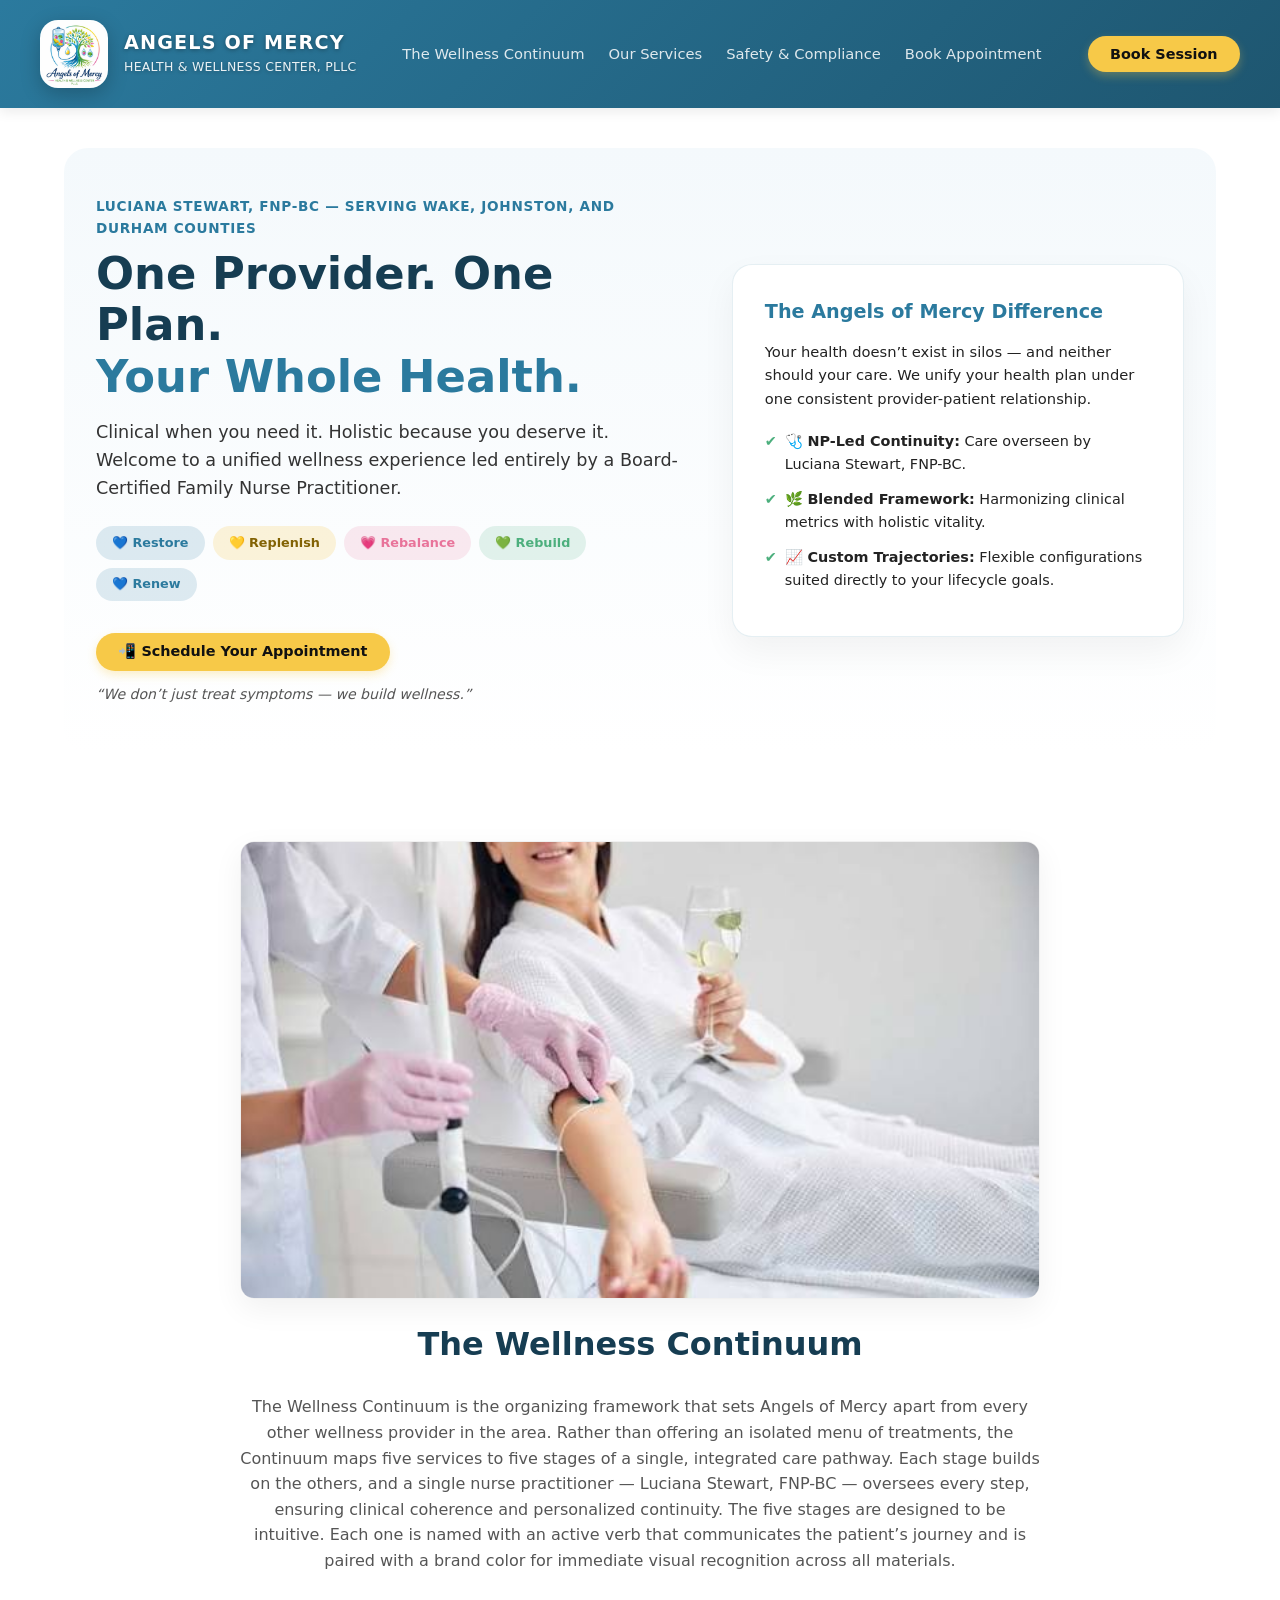
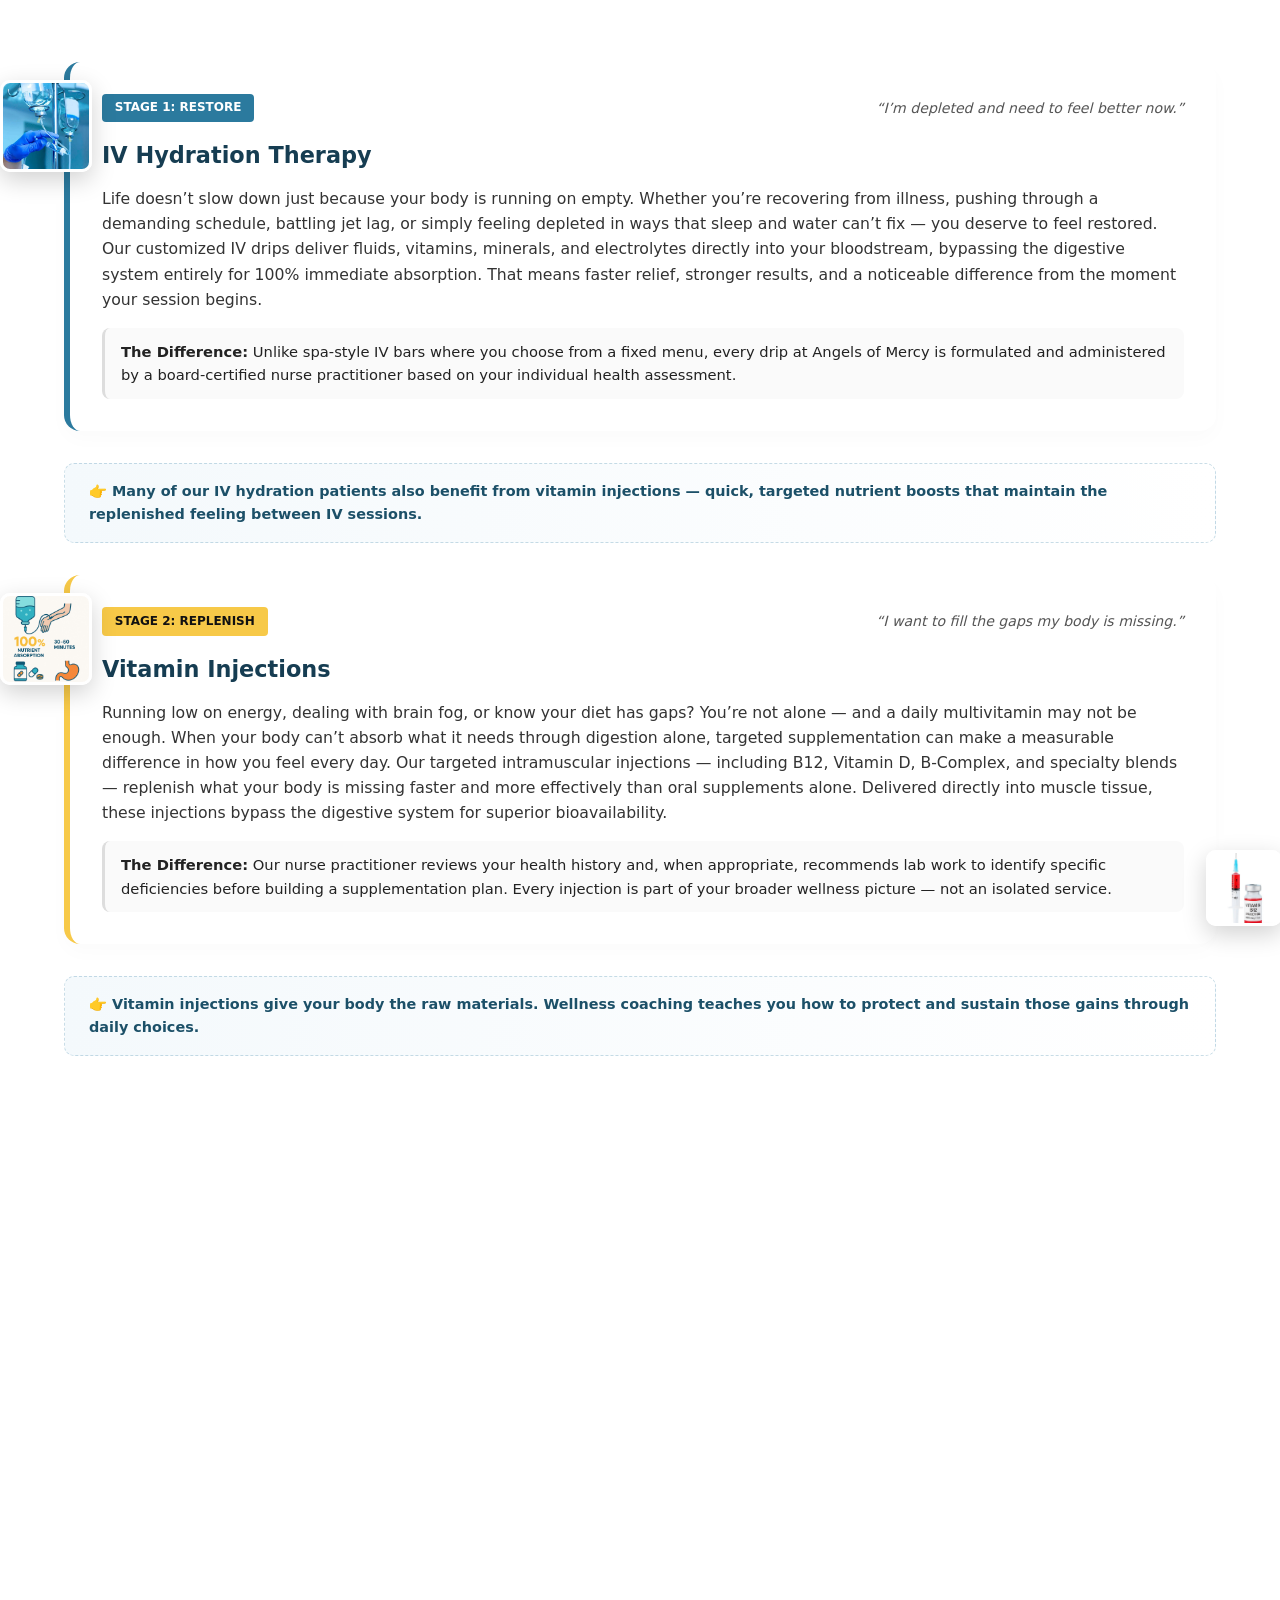
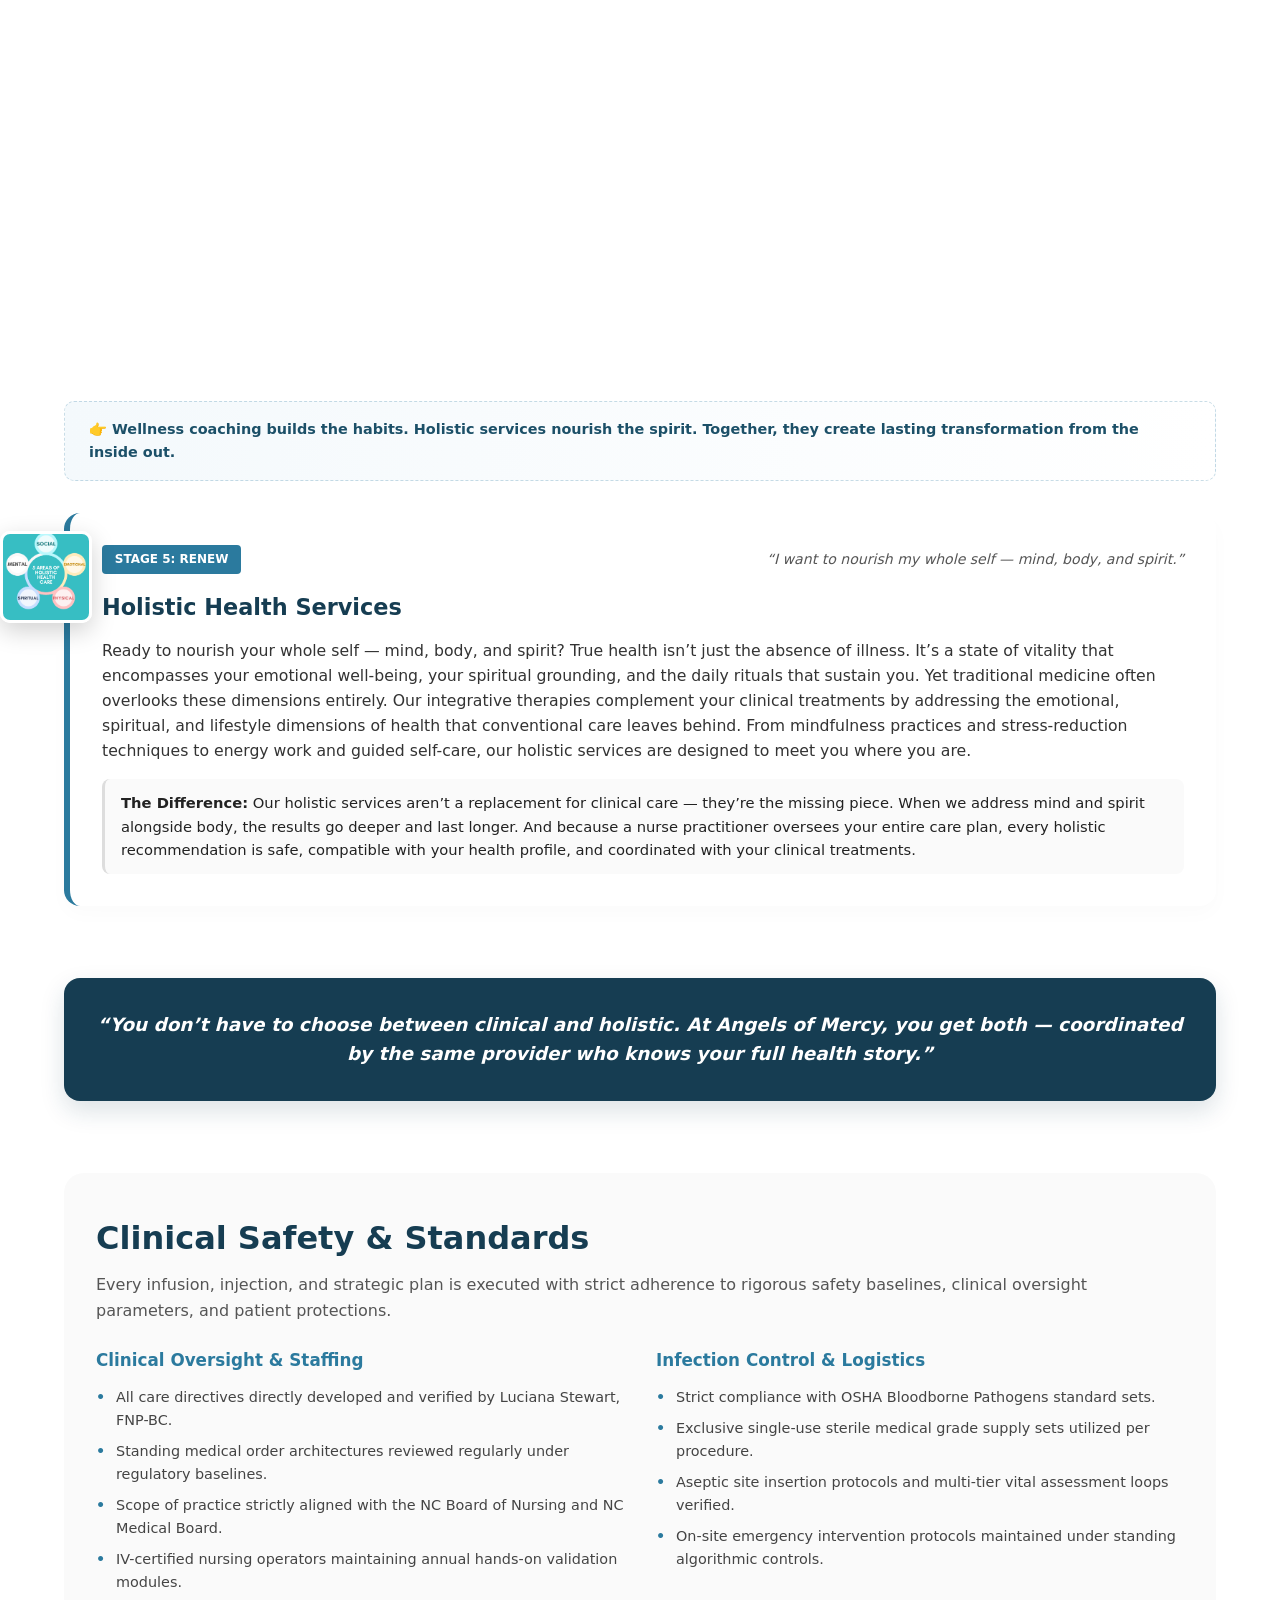
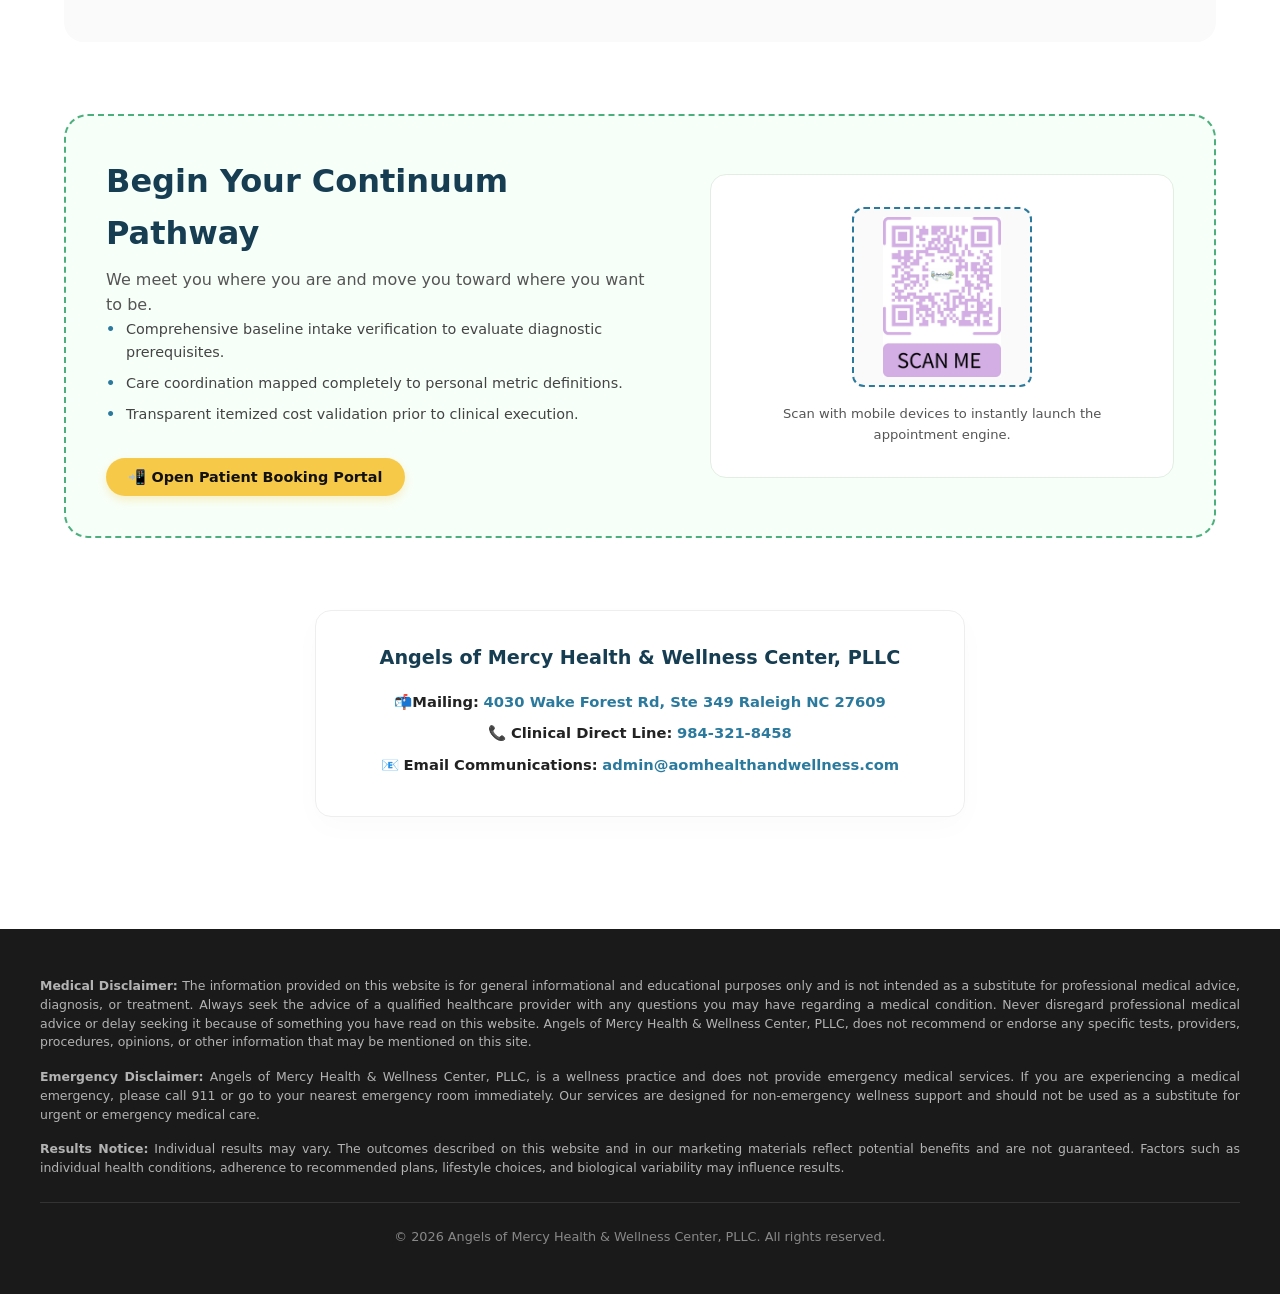
<file: index.html>
﻿<!DOCTYPE html>
<html lang="en">
<head>
  <meta charset="UTF-8" />
  <title>Angels of Mercy Health & Wellness Center | One Provider. One Plan. Your Whole Health.</title>
  <meta name="viewport" content="width=device-width, initial-scale=1" />
  <link rel="stylesheet" href="styles.css" />
</head>
<body>

<header>
  <div class="nav">
    <div class="logo">
      <img src="IMG_E0684.JPG" alt="Angels of Mercy logo" class="logo-image" />
      <div>
        Angels of Mercy<br />
        <span class="logo-sub">Health & Wellness Center, PLLC</span>
      </div>
    </div>
    <nav class="nav-links">
      <a href="#continuum">The Wellness Continuum</a>
      <a href="#services">Our Services</a>
      <a href="#safety">Safety & Compliance</a>
      <a href="#booking">Book Appointment</a>
    </nav>
    <button class="btn-primary" id="header-book-btn">
      Book Session
    </button>
  </div>
</header>

<main>
  <!-- HERO SECTION -->
  <section id="hero-block" class="hero scroll-fade-up">
    <div class="hero-content">
      <p class="hero-tagline-mini">Luciana Stewart, FNP-BC — Serving Wake, Johnston, and Durham Counties</p>
      <h1 class="hero-title">One Provider. One Plan.<br><span class="highlight-text">Your Whole Health.</span></h1>
      <p class="hero-subtitle">
        Clinical when you need it. Holistic because you deserve it. Welcome to a unified wellness experience led entirely by a Board-Certified Family Nurse Practitioner.
      </p>

      <div class="hero-badges">
        <span class="badge badge-restore scroll-fade-up stagger-1">💙 Restore</span>
        <span class="badge badge-replenish scroll-fade-up stagger-2">💛 Replenish</span>
        <span class="badge badge-rebalance scroll-fade-up stagger-3">💗 Rebalance</span>
        <span class="badge badge-rebuild scroll-fade-up stagger-4">💚 Rebuild</span>
        <span class="badge badge-renew scroll-fade-up stagger-5">💙 Renew</span>
      </div>

      <div class="hero-cta">
        <button class="btn-primary" id="hero-book-btn">
          📲 Schedule Your Appointment
        </button>
        <span class="hero-note">“We don’t just treat symptoms — we build wellness.”</span>
      </div>
    </div>

    <div class="hero-card">
      <div class="hero-card-title">The Angels of Mercy Difference</div>
      <p class="hero-card-intro">Your health doesn’t exist in silos — and neither should your care. We unify your health plan under one consistent provider-patient relationship.</p>
      <ul class="hero-card-list">
        <li>🩺 <strong>NP-Led Continuity:</strong> Care overseen by Luciana Stewart, FNP-BC.</li>
        <li>🌿 <strong>Blended Framework:</strong> Harmonizing clinical metrics with holistic vitality.</li>
        <li>📈 <strong>Custom Trajectories:</strong> Flexible configurations suited directly to your lifecycle goals.</li>
      </ul>
    </div>
  </section>

  <!-- THE WELLNESS CONTINUUM INTRO -->
  <section id="continuum" class="continuum-intro-box scroll-fade-up">
    <img src="MNAM0621.JPEG" alt="Wellness Continuum" class="continuum-image scroll-scale" />
    <h2 class="section-title">The Wellness Continuum</h2>
    <p class="section-subtitle">The Wellness Continuum is the organizing framework that sets Angels of Mercy apart from every other wellness provider in the area. Rather than offering an isolated menu of treatments, the Continuum maps five services to five stages of a single, integrated care pathway. Each stage builds on the others, and a single nurse practitioner — Luciana Stewart, FNP-BC — oversees every step, ensuring clinical coherence and personalized continuity.

The five stages are designed to be intuitive. Each one is named with an active verb that communicates the patient’s journey and is paired with a brand color for immediate visual recognition across all materials.</p>
  </section>

  <!-- SERVICES STAGES SECTION (RESTORE -> REPLENISH -> REBALANCE -> REBUILD -> RENEW) -->
  <section id="services" class="services-wrapper">
    
    <!-- STAGE 1: RESTORE -->
    <div class="service-stage-card border-restore scroll-fade-up stagger-1">
      <img src="RWKL1777.JPEG" alt="IV Hydration" class="stage-image stage-image-restore scroll-fade-left" />
      <div class="stage-header">
        <span class="stage-pill bg-restore">Stage 1: Restore</span>
        <span class="patient-voice">“I’m depleted and need to feel better now.”</span>
      </div>
      <h3 class="service-title-text">IV Hydration Therapy</h3>
      <p class="service-body-text">
        Life doesn’t slow down just because your body is running on empty. Whether you’re recovering from illness, pushing through a demanding schedule, battling jet lag, or simply feeling depleted in ways that sleep and water can’t fix — you deserve to feel restored. Our customized IV drips deliver fluids, vitamins, minerals, and electrolytes directly into your bloodstream, bypassing the digestive system entirely for 100% immediate absorption. That means faster relief, stronger results, and a noticeable difference from the moment your session begins.
      </p>
      <p class="service-diff-text">
        <strong>The Difference:</strong> Unlike spa-style IV bars where you choose from a fixed menu, every drip at Angels of Mercy is formulated and administered by a board-certified nurse practitioner based on your individual health assessment.
      </p>
    </div>

    <!-- BRIDGE 1 -->
    <div class="bridge-container scroll-fade-up stagger-1">
      <p class="bridge-text">👉 Many of our IV hydration patients also benefit from vitamin injections — quick, targeted nutrient boosts that maintain the replenished feeling between IV sessions.</p>
    </div>

    <!-- STAGE 2: REPLENISH -->
    <div class="service-stage-card border-replenish scroll-fade-up stagger-2">
      <img src="YKZF1313.JPG" alt="Vitamin Injections" class="stage-image stage-image-replenish scroll-fade-left" />
      <img src="AJVW7653.JPEG" alt="Vitamin Injections Detail" class="stage-image stage-image-replenish-bottom scroll-fade-right" />
      <div class="stage-header">
        <span class="stage-pill bg-replenish">Stage 2: Replenish</span>
        <span class="patient-voice">“I want to fill the gaps my body is missing.”</span>
      </div>
      <h3 class="service-title-text">Vitamin Injections</h3>
      <p class="service-body-text">
        Running low on energy, dealing with brain fog, or know your diet has gaps? You’re not alone — and a daily multivitamin may not be enough. When your body can’t absorb what it needs through digestion alone, targeted supplementation can make a measurable difference in how you feel every day. Our targeted intramuscular injections — including B12, Vitamin D, B-Complex, and specialty blends — replenish what your body is missing faster and more effectively than oral supplements alone. Delivered directly into muscle tissue, these injections bypass the digestive system for superior bioavailability.
      </p>
      <p class="service-diff-text">
        <strong>The Difference:</strong> Our nurse practitioner reviews your health history and, when appropriate, recommends lab work to identify specific deficiencies before building a supplementation plan. Every injection is part of your broader wellness picture — not an isolated service.
      </p>
    </div>

    <!-- BRIDGE 2 -->
    <div class="bridge-container scroll-fade-up stagger-1">
      <p class="bridge-text">👉 Vitamin injections give your body the raw materials. Wellness coaching teaches you how to protect and sustain those gains through daily choices.</p>
    </div>

    <!-- STAGE 3: REBALANCE -->
    <div class="service-stage-card border-rebalance scroll-fade-up stagger-1">
      <img src="KAEF8864.JPEG" alt="Weight Management" class="stage-image stage-image-rebalance scroll-fade-left" />
      <div class="stage-header">
        <span class="stage-pill bg-rebalance">Stage 3: Rebalance</span>
        <span class="patient-voice">“I need medical guidance to get my health on track.”</span>
      </div>
      <h3 class="service-title-text">Weight Management</h3>
      <p class="service-body-text">
        Tried every diet and nothing sticks? You’re not failing — you’ve been missing the medical piece. Weight is not simply about willpower or calories. It’s influenced by metabolism, hormones, sleep quality, stress, nutrition, and underlying health conditions that no commercial diet program is equipped to address. Our medically supervised weight management program goes beyond calorie counting. We address the root factors driving your weight with a plan built specifically for your body and your life. That plan may include nutritional guidance, metabolic assessment, medication management when appropriate, and ongoing clinical monitoring.
      </p>
      <p class="service-diff-text">
        <strong>The Difference:</strong> Unlike commercial diet programs, our weight management services are led by a board-certified nurse practitioner who understands the complex medical factors that affect weight. You’re not getting a one-size-fits-all protocol — you’re getting a clinical partner.
      </p>
    </div>

    <!-- BRIDGE 3 -->
    <div class="bridge-container scroll-fade-up stagger-1">
      <p class="bridge-text">👉 Weight management gives you the medical plan. Wellness coaching gives you the daily tools to sustain it. They’re stronger together.</p>
    </div>

    <!-- STAGE 4: REBUILD -->
    <div class="service-stage-card border-rebuild scroll-fade-up stagger-2">
      <img src="BIOG2216.JPG" alt="Wellness Coaching" class="stage-image stage-image-rebuild scroll-fade-left" />
      <div class="stage-header">
        <span class="stage-pill bg-rebuild">Stage 4: Rebuild</span>
        <span class="patient-voice">“I want lasting habits, not quick fixes.”</span>
      </div>
      <h3 class="service-title-text">Wellness Coaching</h3>
      <p class="service-body-text">
        Want lasting change — not just a quick fix? If you’ve tried diets, apps, and willpower but nothing sticks, you don’t need more motivation — you need a clinically trained guide who understands the science behind the struggle. Our one-on-one wellness coaching helps you build sustainable habits around nutrition, stress management, sleep, and lifestyle. Together, we identify the patterns that hold you back, set realistic goals that honor where you are today, and create an actionable plan that moves you forward — one step at a time.
      </p>
      <p class="service-diff-text">
        <strong>The Difference:</strong> Because our coach is also a board-certified nurse practitioner, your plan is informed by real medical knowledge — not generic advice pulled from the internet. We understand how your body works, what your labs say, and how your lifestyle choices connect to your clinical health.
      </p>
    </div>

    <!-- BRIDGE 4 -->
    <div class="bridge-container scroll-fade-up stagger-1">
      <p class="bridge-text">👉 Wellness coaching builds the habits. Holistic services nourish the spirit. Together, they create lasting transformation from the inside out.</p>
    </div>

    <!-- STAGE 5: RENEW -->
    <div class="service-stage-card border-renew scroll-fade-up stagger-1">
      <img src="QSDW4450.PNG" alt="Holistic Health Services" class="stage-image stage-image-renew scroll-fade-left" />
      <div class="stage-header">
        <span class="stage-pill bg-renew">Stage 5: Renew</span>
        <span class="patient-voice">“I want to nourish my whole self — mind, body, and spirit.”</span>
      </div>
      <h3 class="service-title-text">Holistic Health Services</h3>
      <p class="service-body-text">
        Ready to nourish your whole self — mind, body, and spirit? True health isn’t just the absence of illness. It’s a state of vitality that encompasses your emotional well-being, your spiritual grounding, and the daily rituals that sustain you. Yet traditional medicine often overlooks these dimensions entirely. Our integrative therapies complement your clinical treatments by addressing the emotional, spiritual, and lifestyle dimensions of health that conventional care leaves behind. From mindfulness practices and stress-reduction techniques to energy work and guided self-care, our holistic services are designed to meet you where you are.
      </p>
      <p class="service-diff-text">
        <strong>The Difference:</strong> Our holistic services aren’t a replacement for clinical care — they’re the missing piece. When we address mind and spirit alongside body, the results go deeper and last longer. And because a nurse practitioner oversees your entire care plan, every holistic recommendation is safe, compatible with your health profile, and coordinated with your clinical treatments.
      </p>
    </div>

  </section>

  <!-- STRATEGIC CORE VALUE WRAPPER -->
  <section class="global-bridge-callout scroll-fade-down">
    <p>“You don’t have to choose between clinical and holistic. At Angels of Mercy, you get both — coordinated by the same provider who knows your full health story.”</p>
  </section>

  <!-- SAFETY & COMPLIANCE SECTION -->
  <section id="safety" class="compliance-metrics scroll-fade-up">
    <h2 class="section-title">Clinical Safety & Standards</h2>
    <p class="section-subtitle">Every infusion, injection, and strategic plan is executed with strict adherence to rigorous safety baselines, clinical oversight parameters, and patient protections.</p>
    
    <div class="grid-2">
      <div class="compliance-card">
        <h4>Clinical Oversight & Staffing</h4>
        <ul class="compliance-list">
          <li>All care directives directly developed and verified by Luciana Stewart, FNP-BC.</li>
          <li>Standing medical order architectures reviewed regularly under regulatory baselines.</li>
          <li>Scope of practice strictly aligned with the NC Board of Nursing and NC Medical Board.</li>
          <li>IV-certified nursing operators maintaining annual hands-on validation modules.</li>
        </ul>
      </div>
      <div class="compliance-card">
        <h4>Infection Control & Logistics</h4>
        <ul class="compliance-list">
          <li>Strict compliance with OSHA Bloodborne Pathogens standard sets.</li>
          <li>Exclusive single-use sterile medical grade supply sets utilized per procedure.</li>
          <li>Aseptic site insertion protocols and multi-tier vital assessment loops verified.</li>
          <li>On-site emergency intervention protocols maintained under standing algorithmic controls.</li>
        </ul>
      </div>
    </div>
  </section>

  <!-- BOOKING PORTAL SECTION -->
  <section id="booking" class="qr-section scroll-fade-up">
    <div class="booking-copy-block">
      <h2 class="section-title">Begin Your Continuum Pathway</h2>
      <p class="section-subtitle">We meet you where you are and move you toward where you want to be.</p>
      <ul class="compliance-list">
        <li>Comprehensive baseline intake verification to evaluate diagnostic prerequisites.</li>
        <li>Care coordination mapped completely to personal metric definitions.</li>
        <li>Transparent itemized cost validation prior to clinical execution.</li>
      </ul>
      <button id="booking-portal-btn" class="btn-primary" style="margin-top: 1.5rem;">📲 Open Patient Booking Portal</button>
    </div>
    <div class="qr-box">
      <div class="qr-placeholder">
        <img src="url_qrcodecreator.com_20_18_14.jpg" alt="Patient Portal QR Code" class="qr-image scroll-scale" />
      </div>
      <p class="qr-subtext">Scan with mobile devices to instantly launch the appointment engine.</p>
    </div>
  </section>

  <!-- CONTACT CARD -->
  <section id="contact" class="contact-section scroll-fade-up">
    <div class="contact-card-v2">
      <h3>Angels of Mercy Health & Wellness Center, PLLC</h3>
     <p class="contact-item">📬<strong>Mailing:</strong> <a href="4030 Wake Forest Rd Ste 349 Raleigh NC 27609">4030 Wake Forest Rd, Ste 349 Raleigh NC 27609</a></p>
      <p class="contact-item">📞 <strong>Clinical Direct Line:</strong> <a href="tel:984-321-8458">984-321-8458</a></p>
      <p class="contact-item">📧 <strong>Email Communications:</strong> <a href="admin@aomhealthandwellness.com">admin@aomhealthandwellness.com</a></p>
    </div>
  </section>
</main>

<!-- FRAMEWORK COMPLIANT FOOTER DISCLAIMERS -->
<footer>
  <div class="footer-legal-wrapper">
    <p class="disclaimer-text">
      <strong>Medical Disclaimer:</strong> The information provided on this website is for general informational and educational purposes only and is not intended as a substitute for professional medical advice, diagnosis, or treatment. Always seek the advice of a qualified healthcare provider with any questions you may have regarding a medical condition. Never disregard professional medical advice or delay seeking it because of something you have read on this website. Angels of Mercy Health & Wellness Center, PLLC, does not recommend or endorse any specific tests, providers, procedures, opinions, or other information that may be mentioned on this site.
    </p>
    <p class="disclaimer-text">
      <strong>Emergency Disclaimer:</strong> Angels of Mercy Health & Wellness Center, PLLC, is a wellness practice and does not provide emergency medical services. If you are experiencing a medical emergency, please call 911 or go to your nearest emergency room immediately. Our services are designed for non-emergency wellness support and should not be used as a substitute for urgent or emergency medical care.
    </p>
    <p class="disclaimer-text">
      <strong>Results Notice:</strong> Individual results may vary. The outcomes described on this website and in our marketing materials reflect potential benefits and are not guaranteed. Factors such as individual health conditions, adherence to recommended plans, lifestyle choices, and biological variability may influence results.
    </p>
    <hr class="footer-divider">
    <p class="copyright-bar">© <span id="year"></span> Angels of Mercy Health & Wellness Center, PLLC. All rights reserved.</p>
  </div>
</footer>

<script src="script.js"></script>
</body>
</html>
</file>
<file: styles.css>
/* Color Palette Mapping as Defined by Framework */
:root {
  --blue: #2B7A9E;      /* Restore & Renew Stages */
  --yellow: #F7C948;    /* Replenish Stage */
  --pink: #E8739A;      /* Rebalance Stage */
  --green: #4CAF7D;     /* Rebuild Stage */
  --dark: #111111;
  --text-dark: #222222;
  --text-muted: #555555;
  --bg-light: #FAFAFA;
}

* {
  box-sizing: border-box;
  margin: 0;
  padding: 0;
  font-family: system-ui, -apple-system, BlinkMacSystemFont, "Segoe UI", Roboto, Helvetica, Arial, sans-serif;
}

body {
  background: #ffffff;
  color: var(--text-dark);
  line-height: 1.6;
}

a {
  color: inherit;
  text-decoration: none;
}

header {
  background: linear-gradient(135deg, var(--blue), #1e5670);
  color: #ffffff;
  padding: 1.25rem 2rem;
  position: sticky;
  top: 0;
  z-index: 100;
  box-shadow: 0 4px 12px rgba(0,0,0,0.08);
}

.nav {
  max-width: 1200px;
  margin: 0 auto;
  display: flex;
  align-items: center;
  justify-content: space-between;
  gap: 1.5rem;
}

.logo {
  display: flex;
  align-items: center;
  gap: 1rem;
  font-weight: 900;
  letter-spacing: 0.06em;
  font-size: 1.2rem;
  text-transform: uppercase;
  line-height: 1.15;
  color: #ffffff;
  text-shadow: 0 1px 4px rgba(0, 0, 0, 0.35);
}

.logo-image {
  width: 68px;
  height: 68px;
  object-fit: cover;
  border-radius: 18px;
  border: 2px solid rgba(255,255,255,0.85);
  box-shadow: 0 6px 20px rgba(0,0,0,0.22);
  background-color: rgba(255,255,255,0.95);
}

.logo-sub {
  font-weight: 500;
  font-size: 0.85rem;
  opacity: 0.95;
  font-size: 0.78rem;
  letter-spacing: 0.02em;
  opacity: 0.9;
}

.nav-links {
  display: flex;
  gap: 1.5rem;
  font-size: 0.92rem;
  font-weight: 500;
}

.nav-links a {
  opacity: 0.85;
  transition: opacity 0.2s ease;
}

.nav-links a:hover {
  opacity: 1;
  text-decoration: underline;
}

.btn-primary {
  background-color: var(--yellow);
  color: #111111;
  padding: 0.65rem 1.4rem;
  border-radius: 999px;
  font-weight: 700;
  border: none;
  cursor: pointer;
  font-size: 0.9rem;
  transition: transform 0.15s ease, filter 0.2s ease;
  box-shadow: 0 4px 10px rgba(247, 201, 72, 0.3);
}

.btn-primary:hover {
  filter: brightness(1.03);
  transform: translateY(-1px);
}

main {
  max-width: 1200px;
  margin: 0 auto;
  padding: 2.5rem 1.5rem;
}

section {
  margin-bottom: 4.5rem;
}

/* Hero Section Layout CSS Engine */
.hero {
  display: grid;
  grid-template-columns: minmax(0, 1.3fr) minmax(0, 1fr);
  gap: 3rem;
  align-items: center;
  background: linear-gradient(180deg, #f4f9fc 0%, #ffffff 100%);
  padding: 3rem 2rem;
  border-radius: 24px;
}

.hero-tagline-mini {
  color: var(--blue);
  font-weight: 700;
  font-size: 0.85rem;
  text-transform: uppercase;
  letter-spacing: 0.05em;
  margin-bottom: 0.5rem;
}

.hero-title {
  font-size: 2.8rem;
  font-weight: 800;
  color: #163d52;
  line-height: 1.15;
  margin-bottom: 1rem;
}

.highlight-text {
  color: var(--blue);
}

.hero-subtitle {
  font-size: 1.1rem;
  color: #333333;
  margin-bottom: 1.5rem;
}

.hero-badges {
  display: flex;
  flex-wrap: wrap;
  gap: 0.5rem;
  margin-bottom: 2rem;
}

.badge {
  padding: 0.4rem 1rem;
  border-radius: 999px;
  font-size: 0.8rem;
  font-weight: 700;
  transition: transform 0.25s ease, box-shadow 0.25s ease, background-color 0.25s ease;
  opacity: 1;
}

.badge:hover {
  transform: translateY(-2px) scale(1.04);
  box-shadow: 0 0 20px rgba(255, 255, 255, 0.8), 0 0 30px rgba(0, 0, 0, 0.08);
}

.badge-restore { background-color: rgba(43, 122, 158, 0.15); color: var(--blue); }
.badge-replenish { background-color: rgba(247, 201, 72, 0.2); color: #826204; }
.badge-rebalance { background-color: rgba(232, 115, 154, 0.15); color: var(--pink); }
.badge-rebuild { background-color: rgba(76, 175, 125, 0.15); color: var(--green); }
.badge-renew { background-color: rgba(43, 122, 158, 0.15); color: var(--blue); }

.hero-cta {
  display: flex;
  flex-direction: column;
  align-items: flex-start;
  gap: 0.75rem;
}

.hero-note {
  font-size: 0.88rem;
  font-style: italic;
  color: var(--text-muted);
}

.hero-card {
  background: #ffffff;
  border-radius: 20px;
  padding: 2rem;
  box-shadow: 0 15px 35px rgba(0, 0, 0, 0.05);
  border: 1px solid rgba(43, 122, 158, 0.12);
}

.hero-card-title {
  font-size: 1.2rem;
  font-weight: 700;
  margin-bottom: 0.75rem;
  color: var(--blue);
}

.hero-card-intro {
  font-size: 0.92rem;
  color: var(--text-dark);
  margin-bottom: 1.25rem;
}

.hero-card-list {
  list-style: none;
}

.hero-card-list li {
  font-size: 0.9rem;
  margin-bottom: 0.75rem;
  position: relative;
  padding-left: 1.25rem;
}

.hero-card-list li::before {
  content: "✔";
  position: absolute;
  left: 0;
  color: var(--green);
  font-weight: bold;
}

/* Structured Continuum CSS Styling Block */
.continuum-intro-box {
  text-align: center;
  max-width: 800px;
  margin-left: auto;
  margin-right: auto;
}

.section-title {
  font-size: 2rem;
  font-weight: 800;
  color: #163d52;
  margin-bottom: 0.5rem;
}

.section-subtitle {
  font-size: 1rem;
  color: var(--text-muted);
}

.continuum-intro-box {
  display: flex;
  flex-direction: column;
  align-items: center;
  gap: 1rem;
  padding: 1rem 0;
}

.continuum-image {
  width: 100%;
  max-width: 980px;
  height: auto;
  object-fit: cover;
  border-radius: 14px;
  border: 1px solid rgba(0,0,0,0.06);
  box-shadow: 0 10px 30px rgba(0,0,0,0.06);
  transform: translateY(-30px);
  margin-bottom: 0.25rem;
}

.services-wrapper {
  display: flex;
  flex-direction: column;
  gap: 1.5rem;
}

.service-stage-card {
  background-color: #ffffff;
  padding: 2rem;
  border-radius: 16px;
  box-shadow: 0 8px 20px rgba(0,0,0,0.02);
  border-left: 6px solid #ccc;
}

/* Positioning for stage images that overlap the card border */
.service-stage-card {
  position: relative;
  overflow: visible;
}

.stage-image {
  position: absolute;
  left: -52px;
  top: 18px;
  width: 92px;
  height: 92px;
  object-fit: cover;
  border-radius: 10px;
  border: 3px solid #fff;
  box-shadow: 0 8px 24px rgba(0,0,0,0.18);
}

.stage-image-restore { left: -70px; }
.stage-image-replenish { left: -70px; top: 18px; }
.stage-image-rebalance { left: -70px; top: 18px; }
.stage-image-rebuild { left: -70px; top: 18px; }
.stage-image-renew { left: -70px; top: 18px; }
.stage-image-replenish-bottom {
  right: -66px;
  left: auto;
  bottom: 18px;
  top: auto;
  width: 76px;
  height: 76px;
}

@media (max-width: 720px) {
  .stage-image { position: static; width: 160px; height: auto; margin: 0 0 0.75rem 0; }
  .service-stage-card { padding-left: 1rem; }
}

/* Explicit Framework Color Application to Cards */
.border-restore { border-left-color: var(--blue); }
.border-replenish { border-left-color: var(--yellow); }
.border-rebalance { border-left-color: var(--pink); }
.border-rebuild { border-left-color: var(--green); }
.border-renew { border-left-color: var(--blue); }

.stage-header {
  display: flex;
  justify-content: space-between;
  align-items: center;
  flex-wrap: wrap;
  gap: 0.75rem;
  margin-bottom: 1rem;
}

.stage-pill {
  font-size: 0.75rem;
  font-weight: 700;
  text-transform: uppercase;
  padding: 0.3rem 0.8rem;
  border-radius: 4px;
  color: #ffffff;
}
.stage-pill a {
  color: inherit;
  text-decoration: none;
  display: inline-block;
}
.stage-pill a:hover {
  text-decoration: underline;
}
.bg-restore { background-color: var(--blue); }
.bg-replenish { background-color: var(--yellow); color: #111; }
.bg-rebalance { background-color: var(--pink); }
.bg-rebuild { background-color: var(--green); }
.bg-renew { background-color: var(--blue); }

.patient-voice {
  font-size: 0.88rem;
  font-style: italic;
  color: var(--text-muted);
  font-weight: 500;
}

.service-title-text {
  font-size: 1.4rem;
  font-weight: 700;
  margin-bottom: 0.75rem;
  color: #163d52;
}

.service-body-text {
  font-size: 0.98rem;
  color: #333333;
  margin-bottom: 1rem;
}

.service-diff-text {
  font-size: 0.92rem;
  background-color: var(--bg-light);
  padding: 0.75rem 1rem;
  border-radius: 8px;
  border-left: 3px solid #ddd;
}

/* Bridge Elements Style Definition */
.bridge-container {
  background: linear-gradient(90deg, #f4f9fc 0%, #ffffff 100%);
  padding: 1rem 1.5rem;
  border-radius: 10px;
  margin: 0.5rem 0;
  border: 1px dashed rgba(43, 122, 158, 0.25);
}

.bridge-text {
  font-size: 0.9rem;
  font-weight: 600;
  color: #1c5068;
}

.global-bridge-callout {
  background-color: #163d52;
  color: #ffffff;
  padding: 2rem;
  border-radius: 16px;
  text-align: center;
  font-size: 1.15rem;
  font-weight: 600;
  font-style: italic;
  box-shadow: 0 10px 25px rgba(22, 61, 82, 0.15);
}

/* Compliance Structures Grid Layout CSS */
.compliance-metrics {
  background-color: var(--bg-light);
  padding: 2.5rem 2rem;
  border-radius: 20px;
}

.grid-2 {
  display: grid;
  grid-template-columns: repeat(2, minmax(0, 1fr));
  gap: 2rem;
  margin-top: 1.5rem;
}

.compliance-card h4 {
  font-size: 1.05rem;
  margin-bottom: 0.75rem;
  color: var(--blue);
}

.compliance-list {
  list-style-type: none;
}

.compliance-list li {
  font-size: 0.9rem;
  margin-bottom: 0.5rem;
  position: relative;
  padding-left: 1.25rem;
  color: #444;
}

.compliance-list li::before {
  content: "•";
  color: var(--blue);
  font-weight: bold;
  position: absolute;
  left: 0;
}

/* Booking & Routing Grid Design */
.qr-section {
  display: grid;
  grid-template-columns: minmax(0, 1.2fr) minmax(0, 1fr);
  gap: 3rem;
  align-items: center;
  border: 2px dashed var(--green);
  padding: 2.5rem;
  border-radius: 24px;
  background-color: #f7fff9;
}

.qr-box {
  background-color: #ffffff;
  padding: 2rem;
  border-radius: 16px;
  text-align: center;
  border: 1px solid #e2eee4;
}

.qr-placeholder {
  width: 180px;
  height: 180px;
  border: 2px dashed var(--blue);
  background-color: var(--bg-light);
  margin: 0 auto 1rem;
  display: flex;
  align-items: center;
  justify-content: center;
  font-size: 0.75rem;
  font-weight: 700;
  color: var(--text-muted);
  border-radius: 12px;
}

.qr-image {
  width: 160px;
  height: 160px;
  object-fit: contain;
  border-radius: 10px;
}

.qr-subtext {
  font-size: 0.82rem;
  color: var(--text-muted);
}

/* Contact Module Styling */
.contact-section {
  display: flex;
  justify-content: center;
}

.contact-card-v2 {
  background-color: #ffffff;
  border: 1px solid #eee;
  box-shadow: 0 10px 30px rgba(0,0,0,0.02);
  border-radius: 16px;
  padding: 2rem;
  width: 100%;
  max-width: 650px;
  text-align: center;
}

.contact-card-v2 h3 {
  color: #163d52;
  margin-bottom: 1rem;
  font-size: 1.2rem;
}

.contact-item {
  font-size: 0.92rem;
  margin-bottom: 0.5rem;
}

.contact-item a {
  color: var(--blue);
  font-weight: 600;
}

/* Footer & Compliance Requirements Layout Styling */
footer {
  background-color: #1a1a1a;
  color: #b3b3b3;
  padding: 3rem 2rem;
  font-size: 0.78rem;
  line-height: 1.5;
}

.footer-legal-wrapper {
  max-width: 1200px;
  margin: 0 auto;
}

.disclaimer-text {
  margin-bottom: 1rem;
  text-align: justify;
}

.footer-divider {
  border: 0;
  border-top: 1px solid #333;
  margin: 1.5rem 0;
}

.copyright-bar {
  text-align: center;
  font-size: 0.8rem;
  color: #888;
}

/* Responsive Adaptive Interface Breakpoints */
/* Scroll Animation Classes */
@keyframes fadeInUp {
  from {
    opacity: 0;
    transform: translateY(40px);
  }
  to {
    opacity: 1;
    transform: translateY(0);
  }
}

@keyframes fadeInDown {
  from {
    opacity: 0;
    transform: translateY(-40px);
  }
  to {
    opacity: 1;
    transform: translateY(0);
  }
}

@keyframes fadeInLeft {
  from {
    opacity: 0;
    transform: translateX(-40px);
  }
  to {
    opacity: 1;
    transform: translateX(0);
  }
}

@keyframes fadeInRight {
  from {
    opacity: 0;
    transform: translateX(40px);
  }
  to {
    opacity: 1;
    transform: translateX(0);
  }
}

@keyframes scaleIn {
  from {
    opacity: 0;
    transform: scale(0.92);
  }
  to {
    opacity: 1;
    transform: scale(1);
  }
}

/* Scroll animation states */
.scroll-fade-up {
  opacity: 0;
  transform: translateY(40px);
}

.scroll-fade-up.in-view {
  animation: fadeInUp 0.7s ease-out forwards;
}

.scroll-fade-down {
  opacity: 0;
  transform: translateY(-40px);
}

.scroll-fade-down.in-view {
  animation: fadeInDown 0.7s ease-out forwards;
}

.scroll-fade-left {
  opacity: 0;
  transform: translateX(-40px);
}

.scroll-fade-left.in-view {
  animation: fadeInLeft 0.7s ease-out forwards;
}

.scroll-fade-right {
  opacity: 0;
  transform: translateX(40px);
}

.scroll-fade-right.in-view {
  animation: fadeInRight 0.7s ease-out forwards;
}

.scroll-scale {
  opacity: 0;
  transform: scale(0.92);
}

.scroll-scale.in-view {
  animation: scaleIn 0.7s ease-out forwards;
}

/* Stagger delays for multiple elements */
.stagger-1 { animation-delay: 0.1s; }
.stagger-2 { animation-delay: 0.2s; }
.stagger-3 { animation-delay: 0.3s; }
.stagger-4 { animation-delay: 0.4s; }
.stagger-5 { animation-delay: 0.5s; }

@media (max-width: 900px) {
  .hero, .grid-2, .qr-section {
    grid-template-columns: 1fr;
    gap: 2rem;
  }
  
  .nav {
    flex-direction: column;
    align-items: flex-start;
    gap: 1rem;
  }
  
  .nav-links {
    flex-wrap: wrap;
    gap: 1rem;
  }

  .hero-title {
    font-size: 2.2rem;
  }
}
</file>
